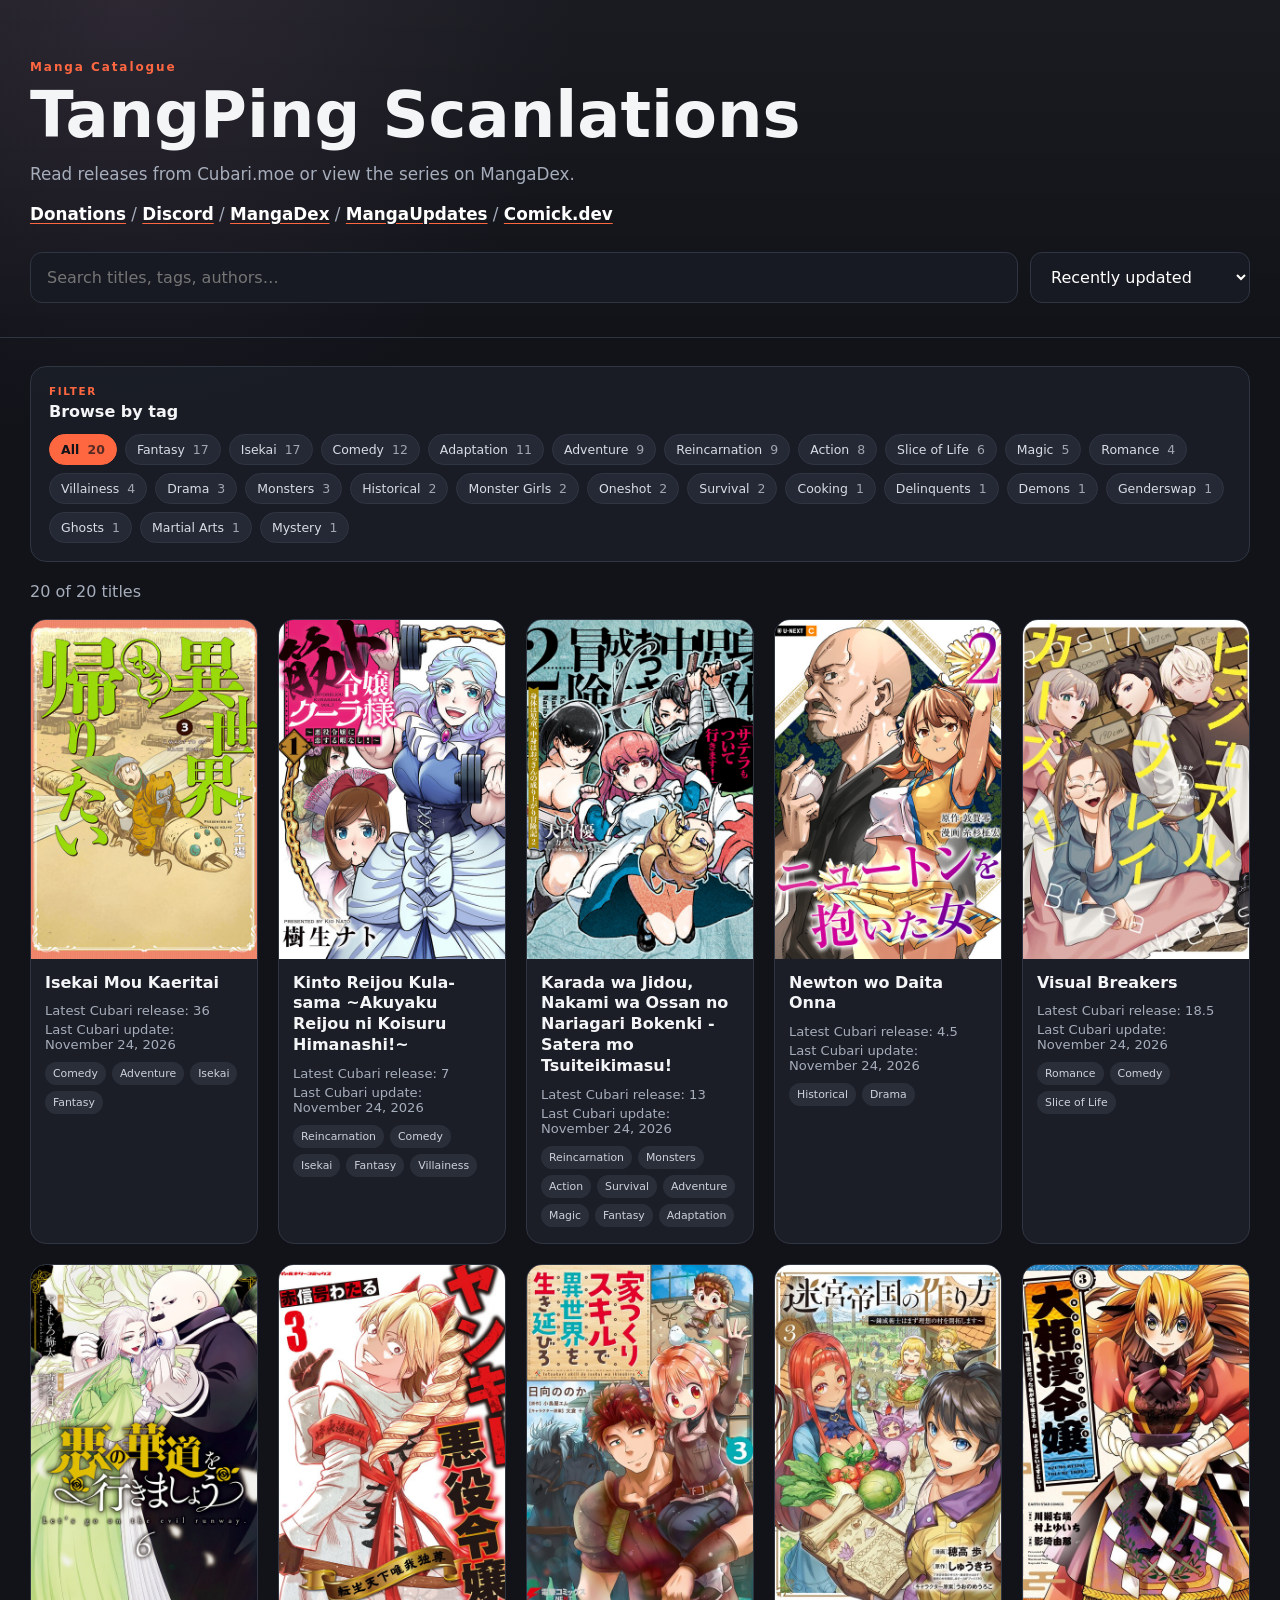
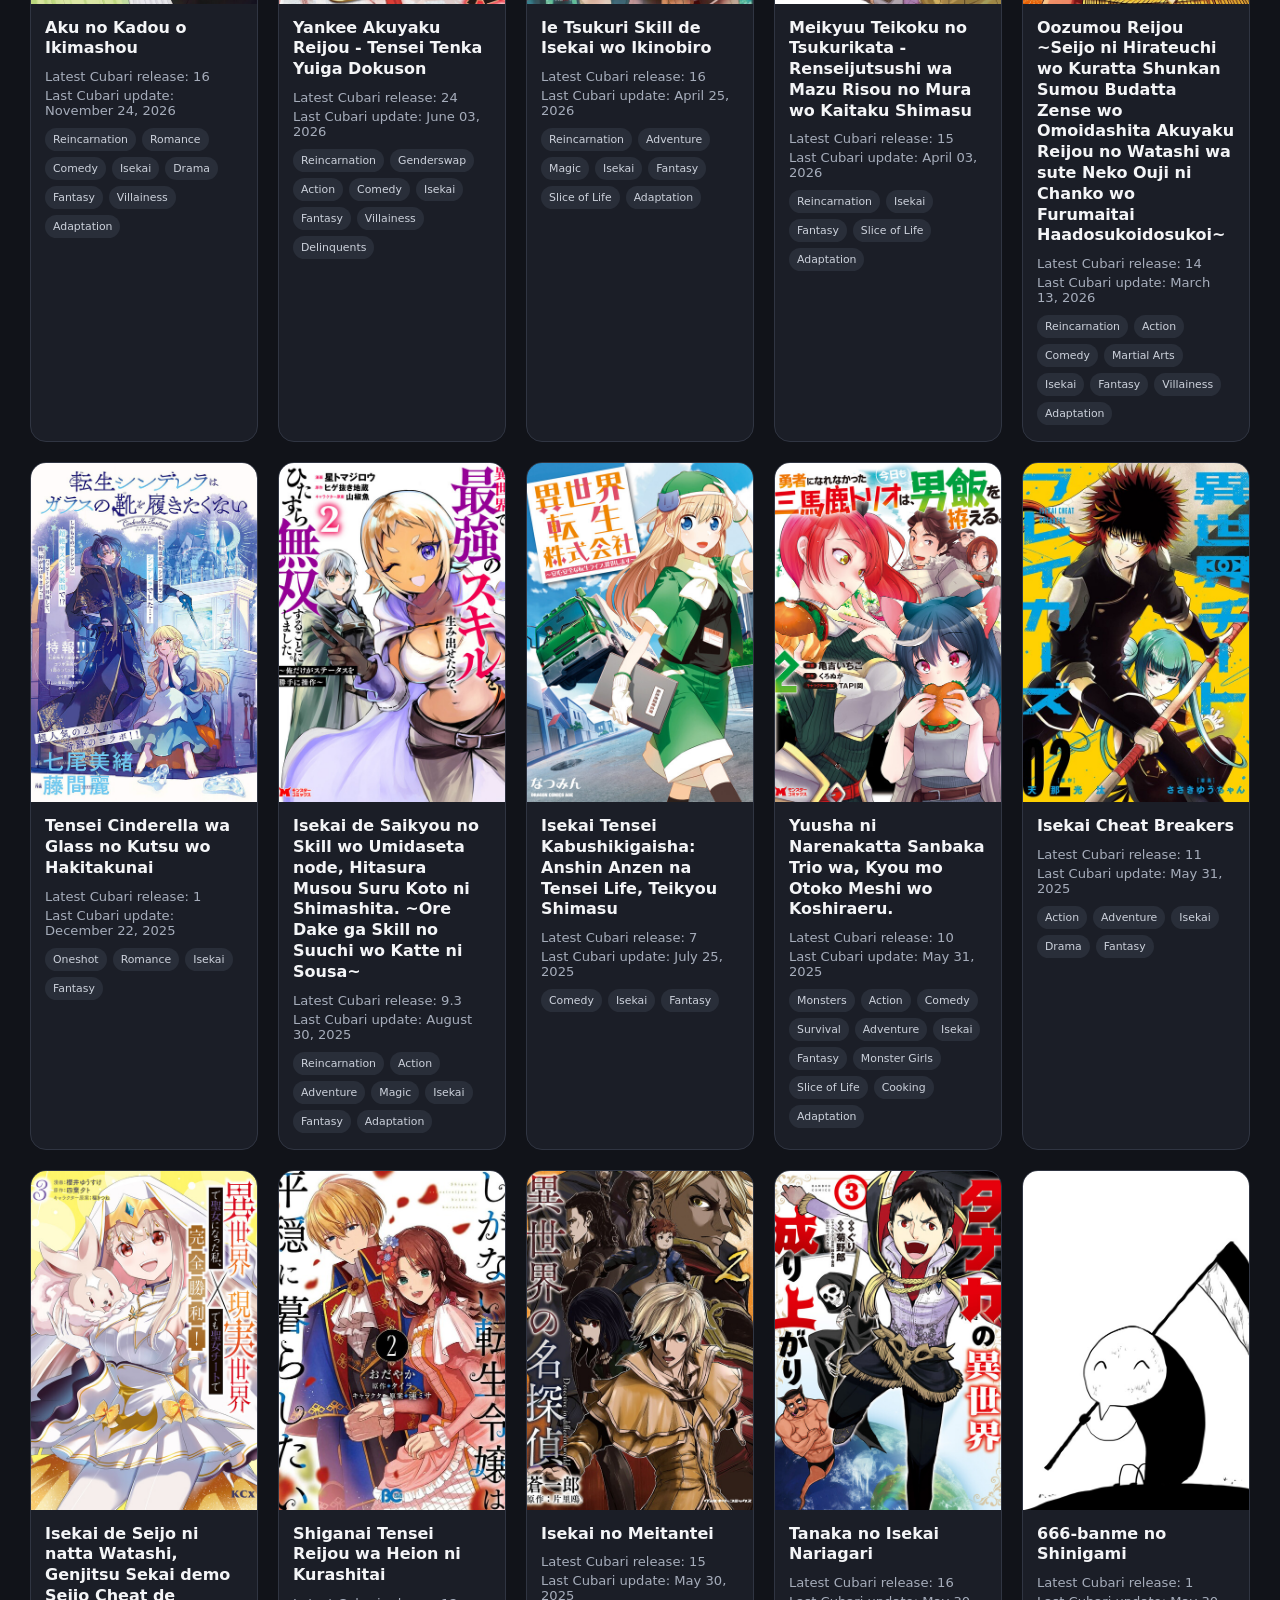
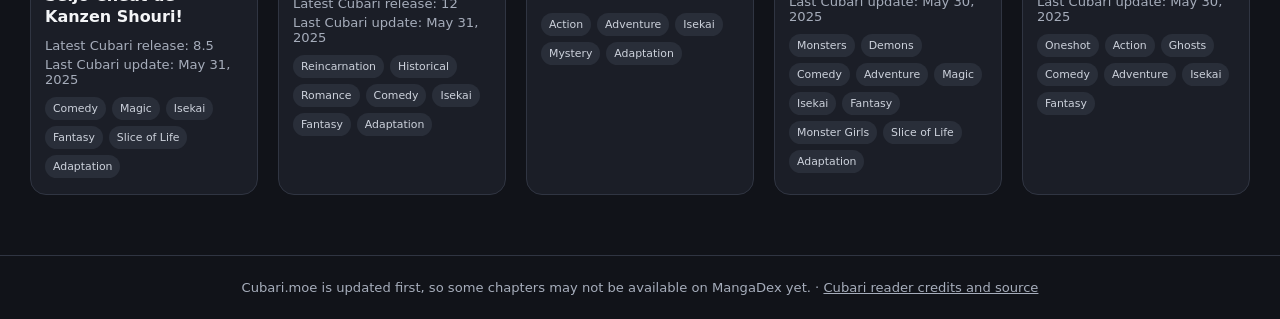
<file: index.html>
<!doctype html>
<html lang="en">
<head>
  <meta charset="utf-8">
  <meta name="viewport" content="width=device-width, initial-scale=1">
  <meta name="color-scheme" content="dark">
  <title>TangPing Scanlations</title>
  <link rel="stylesheet" href="assets/site.css?v=1795538834">
</head>
<body style="--accent:#ff6740">
  <header class="hero">
    <div class="hero-inner">
      <p class="eyebrow">Manga Catalogue</p>
      <h1>TangPing Scanlations</h1>
      <p class="hero-introduction">Read releases from Cubari.moe or view the series on MangaDex.<br>
<br>
<a href="https://shorturl.at/8jnUM" target="_blank" rel="noopener noreferrer"><strong>Donations</strong></a> / <a href="https://discord.gg/afkSENmHSy" target="_blank" rel="noopener noreferrer"><strong>Discord</strong></a> / <a href="https://mangadex.org/group/c5363518-3454-4094-8c05-0d97fda485d5/tangping-scanlations" target="_blank" rel="noopener noreferrer"><strong>MangaDex</strong></a> / <a href="https://www.mangaupdates.com/group/rvo16eq/tangping-scanlations" target="_blank" rel="noopener noreferrer"><strong>MangaUpdates</strong></a> / <a href="https://comick.dev/group/tang-ping-scanlations" target="_blank" rel="noopener noreferrer"><strong>Comick.dev</strong></a></p>
      <div class="toolbar">
        <input id="search" type="search" placeholder="Search titles, tags, authors…" autocomplete="off">
        <select id="sort" aria-label="Sort titles">
          <option value="recent">Recently updated</option>
          <option value="title">Title A–Z</option>
          <option value="chapters">Most Cubari chapters</option>
        </select>
      </div>
    </div>
  </header>
  <main>
    <section id="tagPanel" class="tag-panel">
      <div class="tag-panel-heading">
        <div><p class="eyebrow small-eyebrow">FILTER</p><h2>Browse by tag</h2></div>
        <button id="clearTags" class="clear-filter" type="button" hidden>Clear tags</button>
      </div>
      <div id="tagFilters" class="tag-filters" aria-label="Tag filters"></div>
      <p id="tagEmpty" class="tag-empty" hidden>No tags are cached yet. Return to Cubari Site Publisher and run “Refresh All MangaDex Data,” then regenerate the preview.</p>
    </section>
    <div id="summary" class="summary"></div>
    <section id="grid" class="grid" aria-live="polite"></section>
    <p id="empty" class="empty" hidden>No matching titles.</p>
  </main>
  <footer>Cubari.moe is updated first, so some chapters may not be available on MangaDex yet. · <a href="cubari/credits.html">Cubari reader credits and source</a></footer>
  <script src="assets/catalog.js?v=1795538834"></script>
</body>
</html>
</file>
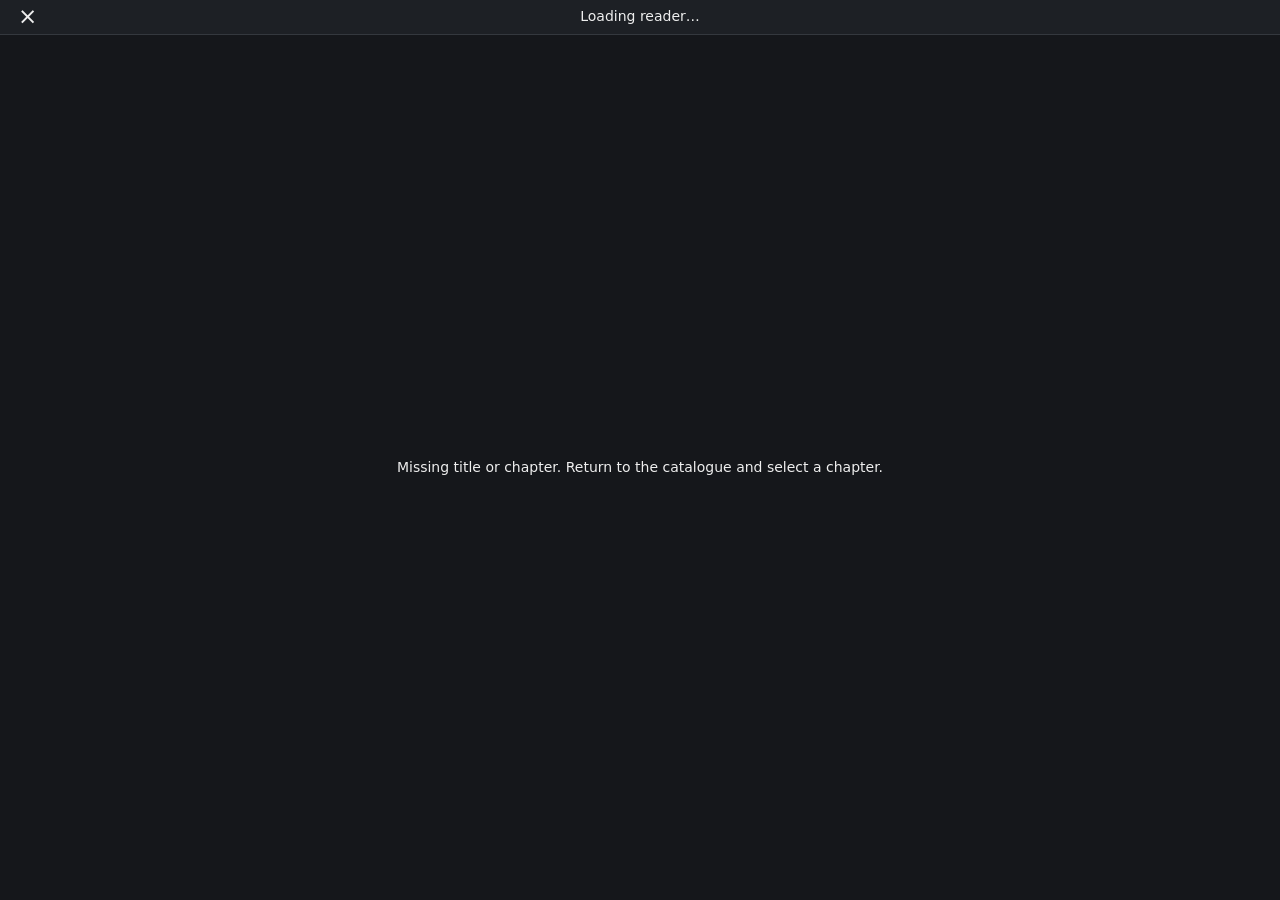
<file: cubari-reader.html>
<!doctype html>
<html lang="en">
<head>
<meta charset="utf-8"><meta name="viewport" content="width=device-width, initial-scale=1, viewport-fit=cover">
<meta name="color-scheme" content="dark"><title>Reader | TangPing Scanlations</title>
<link rel="stylesheet" href="assets/embedded-reader.css?v=1795538834">
</head>
<body>
<header class="site-return-bar">
<a href="index.html" class="exit" aria-label="Return to catalogue" title="Return to catalogue">×</a>
<a id="backToTitle" class="manga-title" href="index.html" title="Return to manga page">Loading reader…</a>
</header>
<main id="readerArea"><p id="readerStatus" role="status">Loading Cubari…</p></main>
<script src="assets/embedded-reader.js?v=1795538834"></script>
</body></html>
</file>
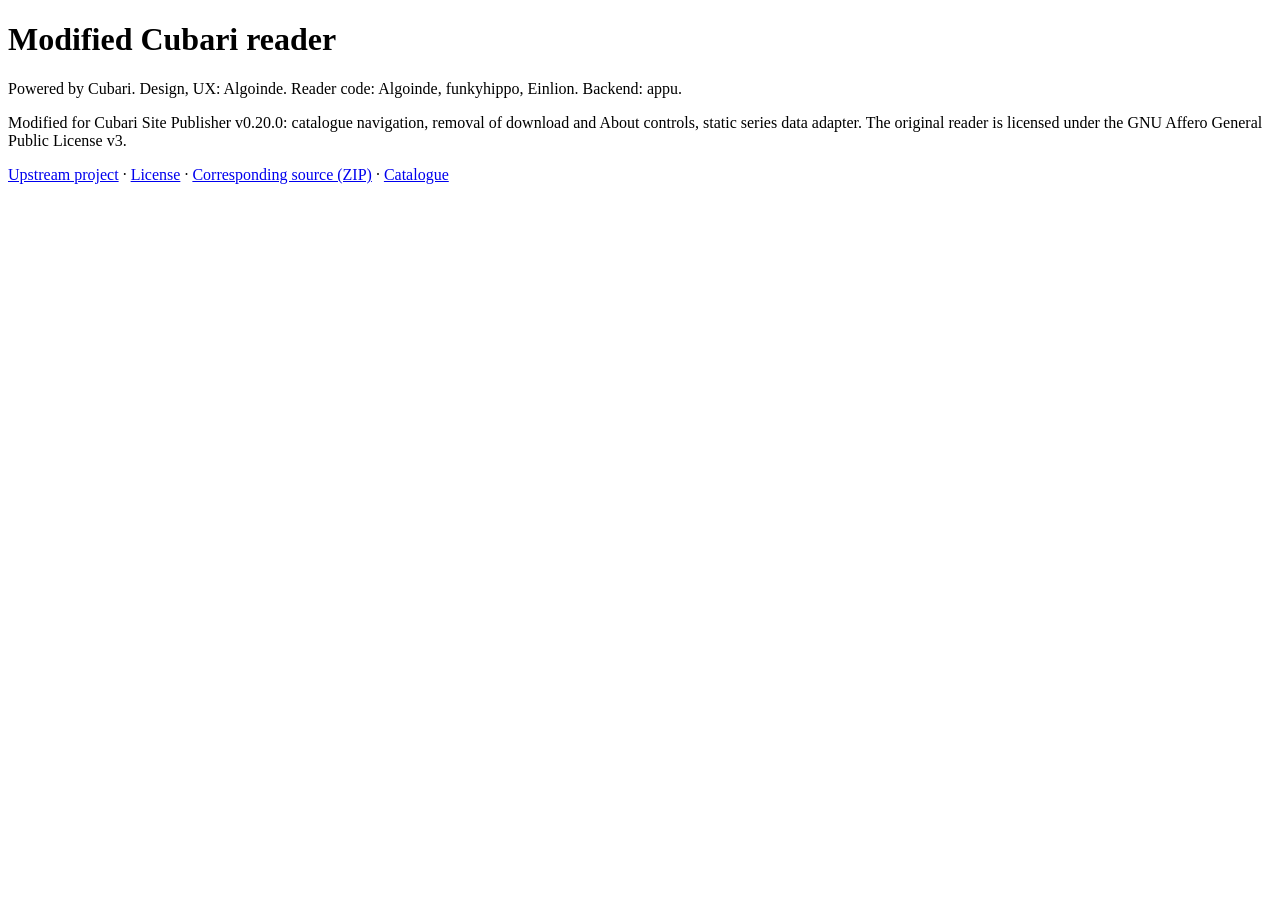
<file: cubari/credits.html>
<!doctype html><html lang="en"><meta charset="utf-8"><meta name="viewport" content="width=device-width"><title>Cubari reader credits and source</title><body><h1>Modified Cubari reader</h1><p>Powered by Cubari. Design, UX: Algoinde. Reader code: Algoinde, funkyhippo, Einlion. Backend: appu.</p><p>Modified for Cubari Site Publisher v0.20.0: catalogue navigation, removal of download and About controls, static series data adapter. The original reader is licensed under the GNU Affero General Public License v3.</p><p><a href="https://github.com/subject-f/cubarimoe">Upstream project</a> · <a href="LICENSE.txt">License</a> · <a href="corresponding-source.zip">Corresponding source (ZIP)</a> · <a href="../index.html">Catalogue</a></p></body></html>
</file>
<file: assets/site.css>
:root{font-family:Inter,ui-sans-serif,system-ui,-apple-system,BlinkMacSystemFont,"Segoe UI",sans-serif;color:#f3f4f6;background:#111319;--accent:#ff6740;--panel:#1b1e27;--muted:#a6adbb;--line:#303542}*{box-sizing:border-box}body{margin:0;min-height:100vh;background:radial-gradient(circle at 10% 0,#25202b 0,transparent 28rem),#111319;color:#f4f5f7}a{color:inherit}.hero{border-bottom:1px solid var(--line);background:linear-gradient(180deg,rgba(255,255,255,.035),transparent)}.hero-inner,main{width:min(1220px,calc(100% - 32px));margin:auto}.hero-inner{padding:60px 0 34px}.eyebrow{font-size:.75rem;letter-spacing:.16em;color:var(--accent);font-weight:800;margin:0 0 10px}.small-eyebrow{font-size:.65rem;margin-bottom:5px}.hero h1{font-size:clamp(2rem,5vw,4.4rem);line-height:.98;margin:0;max-width:900px}.hero p:not(.eyebrow){color:var(--muted);max-width:760px;font-size:1.05rem}.hero-introduction a{color:#fff;text-decoration-color:var(--accent);text-underline-offset:3px}.hero-introduction a:hover{color:var(--accent)}.hero-introduction strong{color:#fff}.toolbar{display:grid;grid-template-columns:minmax(0,1fr) 220px;gap:12px;margin-top:28px}.toolbar input,.toolbar select{width:100%;border:1px solid var(--line);background:#171a22;color:#fff;border-radius:12px;padding:14px 16px;font:inherit;outline:none}.toolbar input:focus,.toolbar select:focus{border-color:var(--accent);box-shadow:0 0 0 3px color-mix(in srgb,var(--accent) 22%,transparent)}main{padding:28px 0 60px}.tag-panel{border:1px solid var(--line);background:color-mix(in srgb,var(--panel) 88%,transparent);border-radius:16px;padding:18px;margin-bottom:20px}.tag-panel-heading{display:flex;align-items:end;justify-content:space-between;gap:16px;margin-bottom:13px}.tag-panel h2{font-size:1rem;margin:0}.tag-filters{display:flex;flex-wrap:wrap;gap:8px}.tag-empty{margin:8px 0 0;color:var(--muted);font-size:.85rem}.tag-filter,.card-tag,.clear-filter{font:inherit;cursor:pointer}.tag-filter{border:1px solid var(--line);background:#242935;color:#d8dce4;border-radius:999px;padding:7px 11px;font-size:.78rem;transition:.15s border-color,.15s background,.15s color}.tag-filter:hover{border-color:var(--accent)}.tag-filter.active{background:var(--accent);border-color:var(--accent);color:#111319;font-weight:800}.tag-filter .count{opacity:.7;margin-left:4px}.clear-filter{border:0;background:transparent;color:var(--accent);padding:5px;font-weight:700}.summary{color:var(--muted);margin-bottom:18px}.grid{display:grid;grid-template-columns:repeat(auto-fill,minmax(205px,1fr));gap:20px}.card{display:flex;flex-direction:column;background:var(--panel);border:1px solid var(--line);border-radius:16px;overflow:hidden;transition:.18s transform,.18s border-color,.18s box-shadow}.card:hover{transform:translateY(-4px);border-color:color-mix(in srgb,var(--accent) 65%,var(--line));box-shadow:0 15px 32px rgba(0,0,0,.28)}.cover-link{display:block}.cover-wrap{aspect-ratio:2/3;background:#262a35;overflow:hidden}.cover-wrap img{width:100%;height:100%;object-fit:cover;display:block}.card-body{padding:14px 14px 16px}.title-link{text-decoration:none}.card h2{font-size:1rem;line-height:1.3;margin:0 0 10px}.meta{color:var(--muted);font-size:.82rem;display:grid;gap:4px}.badge-row{display:flex;flex-wrap:wrap;gap:6px;margin-top:10px}.badge,.card-tag{font-size:.68rem;padding:4px 7px;border-radius:999px;background:#292e39;color:#cdd2dc;border:1px solid transparent;text-decoration:none}.card-tag:hover,.badge[href]:hover{border-color:var(--accent);color:#fff}.empty{padding:80px 0;text-align:center;color:var(--muted)}footer{border-top:1px solid var(--line);color:var(--muted);padding:24px;text-align:center;font-size:.82rem;white-space:pre-line}.title-page{padding-top:38px}.back{display:inline-flex;align-items:center;gap:8px;color:var(--muted);text-decoration:none;margin-bottom:24px}.title-hero{display:grid;grid-template-columns:minmax(210px,300px) minmax(0,1fr);gap:36px;align-items:start}.title-cover{width:100%;aspect-ratio:2/3;object-fit:cover;border-radius:18px;border:1px solid var(--line);box-shadow:0 24px 45px rgba(0,0,0,.3)}.kicker{color:var(--accent);font-weight:800;font-size:.8rem;letter-spacing:.12em}.title-info h1{font-size:clamp(2rem,5vw,4rem);line-height:1.03;margin:6px 0 8px}.original-title{color:var(--muted);font-size:1.1rem;margin:0 0 18px}.facts{display:flex;flex-wrap:wrap;gap:8px;margin:16px 0}.fact{border:1px solid var(--line);background:var(--panel);border-radius:999px;padding:7px 11px;color:#d5d8df;font-size:.82rem}.buttons{display:flex;flex-wrap:wrap;gap:12px;margin:26px 0}.button{display:inline-flex;justify-content:center;align-items:center;min-height:46px;padding:0 18px;border-radius:12px;text-decoration:none;font-weight:800;border:1px solid var(--line);background:#242935}.button.primary{background:var(--accent);border-color:var(--accent);color:#111319}.button.disabled{opacity:.45;pointer-events:none}.section{margin-top:38px;padding-top:28px;border-top:1px solid var(--line)}.section h2{font-size:1.2rem;margin-top:0}.section p{color:#d7dae0;line-height:1.72;white-space:pre-wrap}.link-list{display:flex;flex-wrap:wrap;gap:10px}.link-list a{color:#e9ebef;border:1px solid var(--line);background:var(--panel);padding:9px 12px;border-radius:10px;text-decoration:none}.alt-titles{color:var(--muted);line-height:1.55}.chapter-list{display:grid;gap:10px}.chapter-row{display:grid;grid-template-columns:minmax(0,1fr) auto;gap:18px;align-items:center;padding:13px 14px;border:1px solid var(--line);background:var(--panel);border-radius:12px}.chapter-main{min-width:0}.chapter-name{font-weight:800;line-height:1.3}.chapter-sub{color:var(--muted);font-size:.78rem;margin-top:4px}.chapter-read{white-space:nowrap;min-height:38px;padding:0 13px;font-size:.8rem}.loading{color:var(--muted);padding:60px 0}@media(max-width:720px){.toolbar{grid-template-columns:1fr}.chapter-row{grid-template-columns:1fr}.chapter-read{width:100%}.title-hero{grid-template-columns:1fr}.title-cover{max-width:270px}.hero-inner{padding-top:38px}.grid{grid-template-columns:repeat(2,minmax(0,1fr));gap:12px}.card-body{padding:11px}.card h2{font-size:.9rem}.tag-panel-heading{align-items:start}}@media(max-width:430px){.hero-inner,main{width:min(100% - 20px,1220px)}}
.chapter-row{color:inherit;text-decoration:none;cursor:pointer;transition:border-color .16s ease,background .16s ease,transform .16s ease}.chapter-row:hover,.chapter-row:focus-visible{border-color:color-mix(in srgb,var(--accent) 70%,var(--line));background:color-mix(in srgb,var(--accent) 8%,var(--panel));transform:translateY(-1px);outline:none}.chapter-row.unavailable{cursor:default;opacity:.55}
/* Title metadata and scalable chapter browser */
.title-details{display:grid;grid-template-columns:minmax(0,1fr) minmax(260px,.65fr);gap:28px;margin-top:38px;padding-top:30px;border-top:1px solid var(--line)}
.title-detail{min-width:0}.title-detail.description-detail{grid-column:1/-1}.title-detail h2{font-size:1.2rem;margin:0 0 16px}.title-detail p{color:#d7dae0;line-height:1.72;white-space:pre-wrap;margin:0}.title-detail .link-list{align-items:flex-start}.releases-section{margin-top:38px}.releases-heading{display:flex;align-items:flex-end;justify-content:space-between;gap:16px}.releases-heading h2{display:flex;align-items:center;gap:9px;margin-bottom:6px}.chapter-total{display:inline-flex;align-items:center;justify-content:center;min-width:28px;height:24px;padding:0 8px;border-radius:999px;background:color-mix(in srgb,var(--accent) 18%,var(--panel));color:var(--accent);font-size:.72rem}.section-note,.chapter-summary{color:var(--muted)!important;font-size:.88rem;line-height:1.5!important;margin:0}.chapter-tools{display:grid;grid-template-columns:minmax(0,1fr) 150px;gap:12px;margin:18px 0 14px}.chapter-tools input,.chapter-tools select{width:100%;border:1px solid var(--line);background:#171a22;color:#fff;border-radius:11px;padding:11px 13px;font:inherit;outline:none}.chapter-tools input:focus,.chapter-tools select:focus{border-color:var(--accent);box-shadow:0 0 0 3px color-mix(in srgb,var(--accent) 20%,transparent)}.chapter-jump-wrap{display:flex;align-items:flex-start;gap:12px;margin:14px 0 16px;padding:13px 0;border-top:1px solid var(--line);border-bottom:1px solid var(--line)}.chapter-jump-label{flex:none;padding-top:8px;color:var(--muted);font-size:.68rem;letter-spacing:.16em;font-weight:800}.chapter-jump{display:flex;flex-wrap:wrap;gap:8px;min-width:0}.chapter-range{border:1px solid var(--line);background:#20242e;color:#cdd3de;border-radius:9px;padding:7px 10px;font:inherit;font-size:.76rem;cursor:pointer}.chapter-range:hover{border-color:var(--accent)}.chapter-range.active{border-color:var(--accent);background:color-mix(in srgb,var(--accent) 16%,#20242e);color:#fff}.chapter-summary{margin:14px 0 10px}.chapter-list{grid-template-columns:repeat(2,minmax(0,1fr));gap:10px}.chapter-row{position:relative;min-height:62px;padding:10px 12px;text-decoration:none;color:inherit;transition:.15s border-color,.15s background,.15s transform}.chapter-row:hover{border-color:color-mix(in srgb,var(--accent) 70%,var(--line));background:color-mix(in srgb,var(--accent) 7%,var(--panel));transform:translateY(-1px)}.chapter-row:focus-visible{outline:2px solid var(--accent);outline-offset:2px}.chapter-main{padding-right:6px}.chapter-name{padding-right:8px}.chapter-sub{display:flex;flex-wrap:wrap;align-items:center;gap:4px 6px}.chapter-views{white-space:nowrap;color:#8791a8}.chapter-arrow{align-self:center;color:var(--accent);font-size:1.55rem;line-height:1}.chapter-row.unavailable{opacity:.62}.chapter-toggle-wrap{display:flex;justify-content:center;margin-top:24px}.chapter-toggle{min-width:250px;border:1px solid var(--line);background:#20242e;color:#dbe0e8;border-radius:12px;padding:12px 20px;font:inherit;font-weight:750;cursor:pointer}.chapter-toggle:hover{border-color:var(--accent);color:#fff}.chapter-empty{color:var(--muted);text-align:center;padding:28px 0}.chapter-preview .chapter-row:nth-child(n+13){display:none}
@media(max-width:720px){.title-details{grid-template-columns:1fr;gap:24px}.title-detail.description-detail{grid-column:auto}.chapter-tools{grid-template-columns:1fr}.chapter-list{grid-template-columns:1fr}.chapter-jump-wrap{display:block}.chapter-jump-label{display:block;padding:0 0 9px}.chapter-row{min-height:58px}.chapter-toggle{width:100%}}
</file>
<file: assets/embedded-reader.css>
*{box-sizing:border-box}html,body{margin:0;width:100%;height:100%;overflow:hidden;background:#15171b;color:#eee;font:14px system-ui,sans-serif}body{display:flex;flex-direction:column;height:100vh;height:100dvh;padding:env(safe-area-inset-top,0px) env(safe-area-inset-right,0px) env(safe-area-inset-bottom,0px) env(safe-area-inset-left,0px)}[hidden]{display:none!important}.site-return-bar{flex:0 0 auto;display:grid;grid-template-columns:44px minmax(0,1fr) 44px;align-items:center;min-height:34px;background:#1d2025;border-bottom:1px solid #34383e;padding:0 8px;gap:6px}.site-return-bar a{color:inherit;text-decoration:none;line-height:1.2;min-width:0}.site-return-bar a:focus-visible{outline:2px solid #eee;outline-offset:-2px}.site-return-bar a:hover{color:#fff;background:#30343b}.exit{justify-self:start;font-size:23px;padding:3px 10px}.manga-title{grid-column:2;text-align:center;white-space:nowrap;overflow:hidden;text-overflow:ellipsis;padding:8px 0}#readerArea{position:relative;flex:1 1 auto;min-height:0;min-width:0;display:flex;align-items:center;justify-content:center}#readerArea iframe{display:block;border:0;width:100%;height:100%;min-height:0;flex:1 1 auto}#readerStatus{padding:1rem;text-align:center;max-width:40rem;line-height:1.5}@media(max-width:540px){.site-return-bar{grid-template-columns:44px minmax(0,1fr) 44px;min-height:40px}.exit{padding:7px 10px}}@media(pointer:coarse){.site-return-bar{min-height:44px}.exit{min-height:44px;display:flex;align-items:center;justify-content:center;min-width:40px}}
</file>
